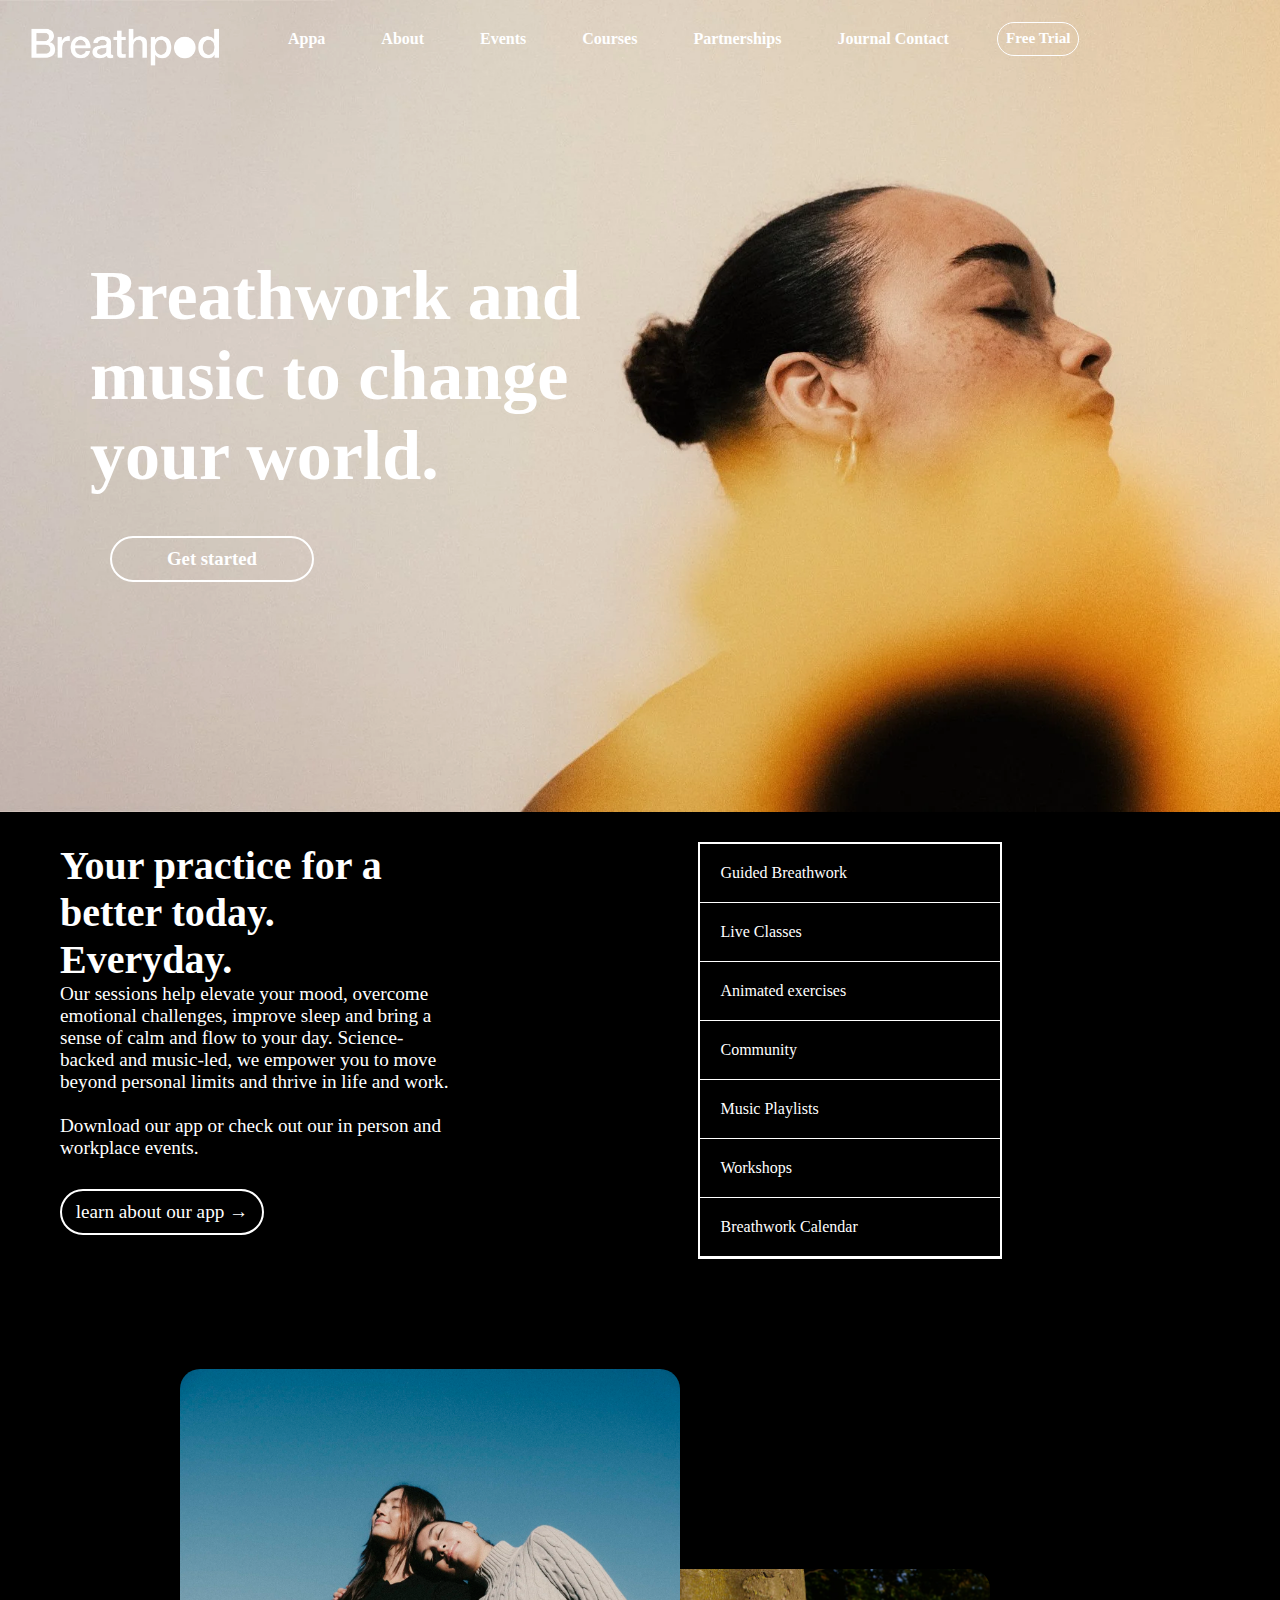
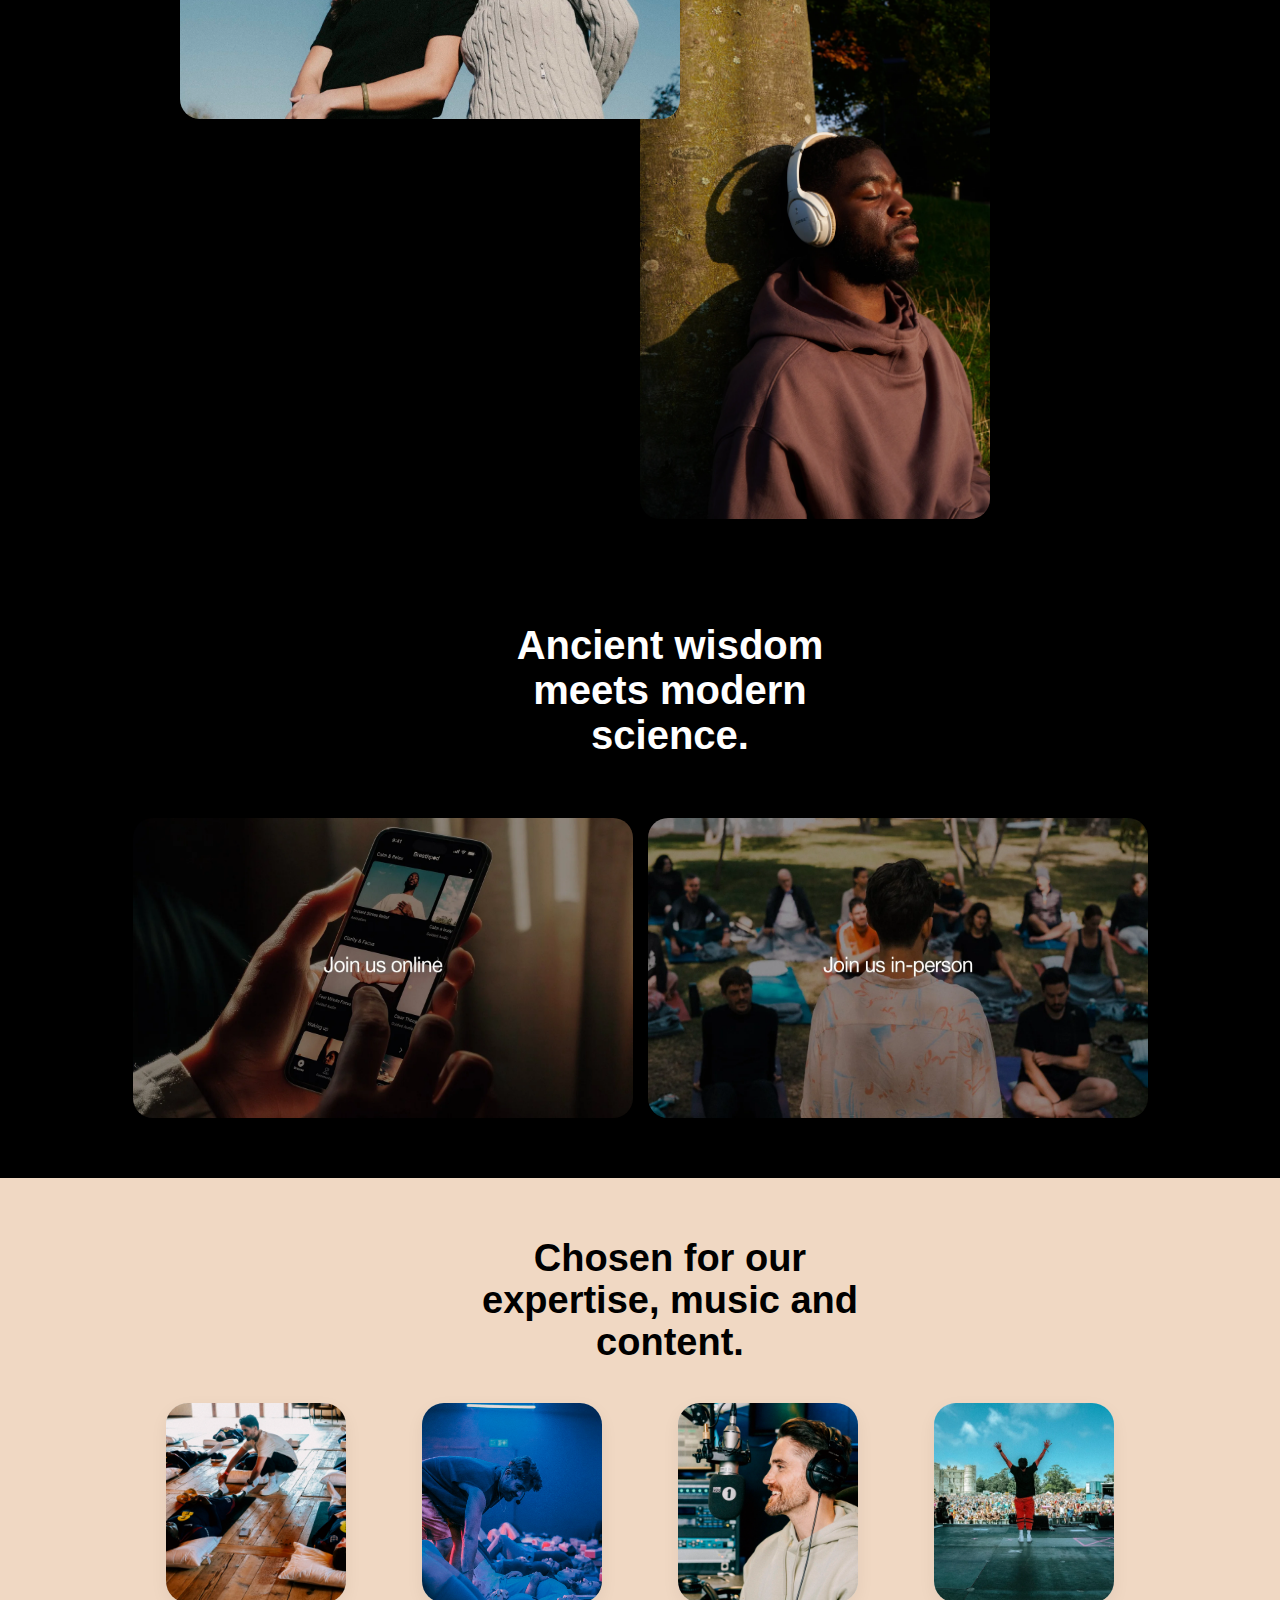
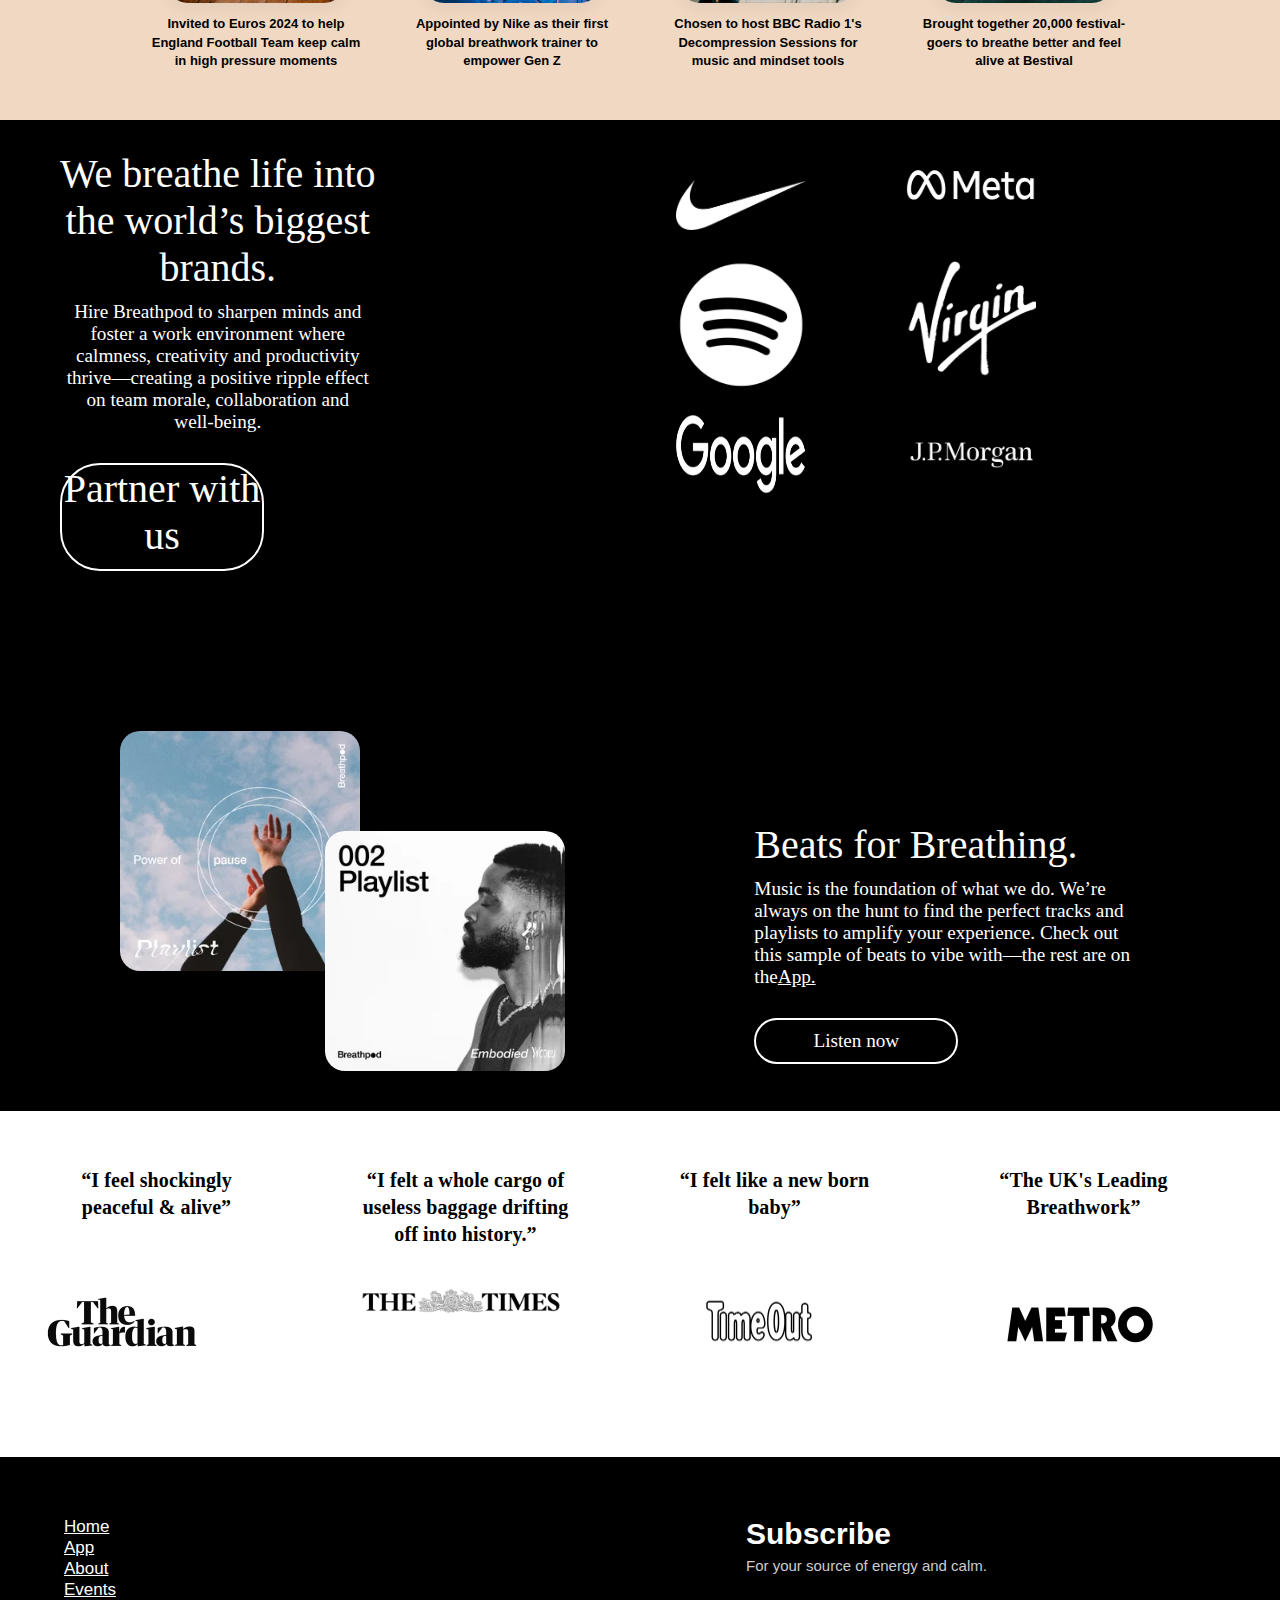
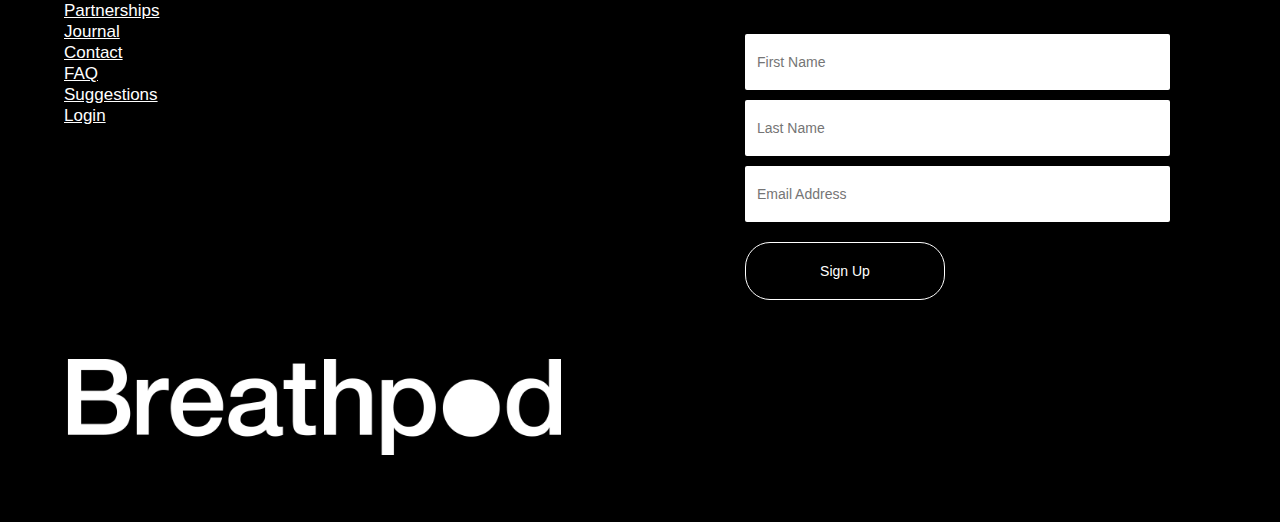
<file: index.html>
<!DOCTYPE html>
<html lang="en">
<head>
    <meta charset="UTF-8">
    <meta name="viewport" content="width=device-width, initial-scale=1.0">
    <title>Breathpod</title>
    <link rel="stylesheet" href="css/breathpod.css">
</head>
<body>
<header>
    <nav>
        
    <div class="logo">
        <img src="images/bre.webp" width="190px" alt="logo">
    </div>
<ul>
            <li><a href="#">Appa</a></li>
            <li><a href="#">About</a></li>
            <li><a href="#">Events</a></li>
            <li><a href="#">Courses</a></li>
            <li><a href="#">Partnerships</a></li>
            
            <li><a href="#">Journal Contact</a></li>
            <li><a class="Free" href="#">Free Trial</a></li>
        </ul>
    </nav>
<h1>Breathwork and <br>music to change <br>your world.</h1>
<div class="container1">
    <h3>Get started</h3>
</div>
    
</header>

<section>
    <div class="container2">
        <div class="box1">
    <h3>Your practice for a<br> better today.
        <br> Everyday.</h3>
        <h5>Our sessions help elevate your mood, overcome<br>
             emotional challenges, improve sleep and bring a <br>
             sense of calm and flow to your day. Science-<br>
             backed and music-led, we empower you to move<br>
              beyond personal limits and thrive in life and work.<br><br>
            Download our app or check out our in person and<br>
             workplace events. </h5>

             <div class="container3">
                <h5>learn about our app →</h5>
             </div>
             </div>
             <div class="box2">
                <ul>
                    <li>Guided Breathwork</li>
                    <li>Live Classes</li>
                    <li>Animated exercises</li>
                    <li>Community</li>
                    <li>Music Playlists</li>
                    <li>Workshops</li>
                    <li>Breathwork Calendar</li>
                    
                </ul>
             </div>
             </div>
             
    <div class="image-container">
      <img src="images/bg.webp" alt="Image 1" class="img img-top" width="700px" height="300px">
      <img src="images/bgg.webp" alt="Image 2" class="img img-bottom" width="350px" height="550px">
    </div> 
  </section>
  <div id="container">
    <h1>Ancient wisdom<br> meets modern <br>science.</h1>
  </div>
  <div class="container4">
    
        <img src="images/join.webp" alt="image" width="500px" height="300px" class="box3">
    
        <img src="images/join2.webp" alt="image" width="500px" height="300px" class="box3">
    


  </div>
  <main>
<section class="continued-work">
    <h1 class="continued-work__heading">
      Chosen for our <br>expertise, music and <br>content.
    </h1>

    <div class="case-row">

      <article class="case">
        <figure class="case__img">
          <img src="images/logs1.webp" alt="Invited to Euros 2024" width="180px" height="200px">
        </figure>
        <figcaption class="case__caption">
          Invited to Euros 2024 to help England Football Team keep calm in high pressure moments
        </figcaption>
      </article>

      <article class="case">
        <figure class="case__img">
          <img src="images/logs2.webp" alt="Appointed by Nike" width="180px" height="200px">
        </figure>
        <figcaption class="case__caption">
          Appointed by Nike as their first global breathwork trainer to empower Gen Z
        </figcaption>
      </article>

      <article class="case">
        <figure class="case__img">
          <img src="images/logs3.webp" alt="Chosen to host BBC Radio 1" width="180px" height="200px">
        </figure>
        <figcaption class="case__caption">
          Chosen to host BBC Radio 1's Decompression Sessions for music and mindset tools
        </figcaption>
      </article>

      <article class="case">
        <figure class="case__img">
          <img src="images/logs4.webp" alt="Brought together 20,000 festival-goers" width="180px" height="200px">
        </figure>
        <figcaption class="case__caption">
          Brought together 20,000 festival-goers to breathe better and feel alive at Bestival
        </figcaption>
      </article>

    </div>
  </section>
    
    </div>
</div>
  </main>
  <section class="brand">
    <div class="cont">
    <h3>We breathe life into <br>
the world’s biggest <br> brands.
 </h3>
 <h5>Hire Breathpod to sharpen minds and<br>
     foster a work environment where <br>
     calmness, creativity and productivity <br>
     thrive—creating a positive ripple effect <br>
     on team morale, collaboration and <br>
     well-being.</h5>
     <div class="cont1">
        <h3>Partner with us</h3>


     </div>
    </div>
    <div class="cont2">
        <div class="cont3">
            
                <img src="images/nike.webp" alt="nike" width="130px" height="50px" class="nike">
                <img src="images/meta.webp" alt="meta" width="130px" height="150px" class="meta"></div>
                <div class="cont4">
                <img src="images/spotify.webp" alt="spotify" width="130px"height="130" class="spotify">
                <img src="images/virgin.webp" alt="virgin" width="130px" height="130" class="virgin">
            
                </div>  
                <div class="cont5">
                <img src="images/google.webp" alt="google" width="130px" height="80px" class="google">
                <img src="images/JP.webp" alt="jp" width="130px" height="130" class="jp">
            
            
                
                </div>
    </div>
 </section>
  <div class="playlist">
    <div class="first-side">
    <div class="rplay">
      <img src="images/playlist.webp" alt="play1" width="240px" height="240px" class="play play-1">
      <img src="images/pod.webp" alt="play2" width="240px" height="240px" class="play play-2">
    </div>
    </div>
    <div class="second-side">
    <div class="lplay">
      <h3>Beats for Breathing.</h3>
      <h5>Music is the foundation of what we do. We’re<br>
         always on the hunt to find the perfect tracks and <br>
         playlists to amplify your experience. Check out<br>
          this sample of beats to vibe with—the rest are on<br>
           the<u>App.</u></h5>
           <div class="cont1">
        <h5>Listen now</h5>
           </div>
           </div>
           </div>

    
  </div>
  <div class="testimonial-section">
  <!-- main wrapper -->
  <div class="testimonials-wrap">
    <div class="testimonials">
      <div class="testimonial">
        <p class="quote">“I feel shockingly peaceful &amp; alive”</p>
        <img class="logo" src="images/the-guardian.webp" alt="The Guardian logo" />
      </div>

      <div class="testimonial">
        <p class="quote">“I felt a whole cargo of useless baggage drifting off into history.”</p>
        <img class="logo1" src="images/the-times.webp" alt="The Times logo" />
      </div>

      <div class="testimonial">
        <p class="quote">“I felt like a new born baby”</p>
        <img class="logo2" src="images/Time-Out-logo-1536x864.webp" alt="TimeOut logo" />
      </div>

      <div class="testimonial">
        <p class="quote">“The UK's Leading Breathwork”</p>
        <img class="logo3" src="images/metro.webp" alt="Metro logo" />
      </div>
    </div>
  </div>
  </div>
  <div class="end">
  <footer class="footer">
    <div class="footer-left">
      <nav class="footer-nav">
        <a href="#">Home</a>
        <a href="#">App</a>
        <a href="#">About</a>
        <a href="#">Events</a>
        <a href="#">Partnerships</a>
        <a href="#">Journal</a>
        <a href="#">Contact</a>
        <a href="#">FAQ</a>
        <a href="#">Suggestions</a>
        <a href="#">Login</a>
      </nav>

      <!-- Breathpod logo -->
      <img src="images/bre.webp" alt="Breathpod logo" class="logoso">
    </div>

    <div class="footer-right">
      <h2>Subscribe</h2>
      <p>For your source of energy and calm.</p>
      <form class="subscribe-form">
        <input type="text" placeholder="First Name" required>
        <input type="text" placeholder="Last Name" required>
        <input type="email" placeholder="Email Address" required>
        <button type="submit">Sign Up</button>
      </form>
    </div>
  </footer>
  </div>
 
</body>
</html>
</file>
<file: css/breathpod.css>
*{
    margin: 0;
    padding: 0;
    
} 
:root{
    --panel-bg:black
}
body{
    background: black
}
header{
     background: url('../images/back.webp') no-repeat center center fixed;
    background-size: cover;
    background-attachment: scroll;
    background-position: center;


    padding: 30px;

}
nav{
    display: inline-block;
    justify-content: flex-start;
    margin-top: -100px;
    
}
nav ul {
    list-style: none;
    display: flex;
    align-items: center;
    gap: 40px;
    padding-left: 60px;
    justify-content: center;
    padding-left: 250px;
    margin-top: -50px;

}
nav ul li {
    display: inline-block;

}

nav ul li a {
    text-decoration: none;
    color: white;
    font-weight: 600;
    padding: 6px 8px;
    justify-content: flex-start;
}

.Free{
    border-radius: 999px;
    text-decoration: none;
    display: inline-block;
    font-weight: 600;
    font-size: 0.95rem;
    transition: all 0.2s ease;
    border-width: 20px;
    height: 20px;
}
.Free {
    border: 1px solid white;
    background: transparent;
    color: white;
    
}
.Free:hover {
    background: white;
    color: black;
    border-color: white;
}
h1{
    color: white;
    padding-left: 60px;
    margin-top: 200px;
    font-size: 70px;
}
.container1{
    color: white;
    margin-top: 40px;
    border: 2px solid white;
    background: transparent;
    width: 200px;
    margin-left: 80px;
    border-radius: 60px;
    margin-bottom: 200px;
  

    justify-content: center;

    
}
.container1 h3{
    justify-content: center;
    padding-top: 10px;
    padding-bottom: 10px;
    padding-left: 10px;
    padding-right: 10px;

    text-align: center;

}
.container1:hover {
     background: white;
    color: black;
    border-color: white;
}
section{
    color: white;
    padding-left: 60px;
    margin-top: 30px;
}
section h3{
    font-size: 40px;

}
section h5{
    font-size: larger;
    font-weight: lighter;

}
.container3{
    margin-top: 30px;
    border: 2px solid white;
    width: 200px;
    margin-bottom: 10px;
    border-radius: 40px;
}
.container3 h5{
    text-align: center;
    padding: 10px;
}
.container3:hover{
 background: white;
    color: black;
    border-color: white;
}
.box2{
    border: 2px solid white;
    width: 300px;
    margin-bottom:10px ;
    border-bottom: 2px solid white;
    justify-content: center;

}
.box2 ul{
    list-style: none;
}
.box2 ul li{
    padding: 20px;
    border-bottom: 1px solid white;
}

.container2{
    display: flex;
    gap: 250px;
}
.box1{
    justify-content: flex-start;
}
.box2{
    justify-content: flex-end;
}
.img{
    width: 600px;
    border-radius: 20px;
    object-fit: cover;
    justify-content: center;
    margin-top: 100px;
}
.img-container{
    display: flex;
    flex-direction: column;
    align-items: center;
    position: relative;
    justify-content: center;
    text-align: center;

}
.img-top{
    z-index: 2;
    margin-bottom: -100px;
    position: absolute;
    width: 500px;
    height: 350px;
    margin-left: 120px;
}
.img-bottom{
    z-index: 1;
    margin-left:580px;
    margin-top: 300px;
    width: 350px;
}
#container{
    color: white;
    justify-content: center;
    text-align: center;
    margin-bottom: 60px;

}
#container {
    margin-top: -100px;

}
#container h1{
    font-size: 40px;
    font-weight: 10px;
    margin-bottom: 20px;
    font-family: "Helvetica Neue", Arial, sans-serif;
}
.box3{
    border-radius: 20px;
}
.container4{
    display: flex;
    justify-content: center;
    text-align: center;
    gap: 15px;
    margin-bottom: 60px;

    
}
main{
  font-family: "Helvetica Neue", Arial, sans-serif;
  background: rgb(240, 216, 195);
  color: black;
  width: auto;
}

/* Continued section below body */
.continued-work {
  text-align: center;
  padding: 50px 16px;
  color: black;
}

.continued-work__heading {
    margin-top: 10px;
  font-size: 38px;
  font-weight: 700;
  margin-bottom: 40px;
  line-height: 1.1;
  color: black;
}

/* Image cards */
.case-row {
  display: flex;
  justify-content: space-between;
  align-items: flex-start;
  flex-wrap: wrap;
  gap: 36px;
  justify-content: center;
}

.case {
  width: 220px;
  display: flex;
  flex-direction: column;
  align-items: center;
}

.case__img {
  width: 180px;
  height: 200px;
  border-radius: 22px;
  overflow: hidden;
  box-shadow: 0 6px 18px rgba(0, 0, 0, 0.06);
  margin-bottom: 12px;
  background: #ddd;
}

.case__img img {
  width: 100%;
  height: 100%;
  object-fit: cover;
}

.case__caption {
  font-size: 13px;
  line-height: 1.4;
  color: var(--muted);
  text-align: center;
  font-weight: 600;
}
.brand{
    color: white;
    padding-left: 60px;
    margin-top: 30px;
    display: inline-block;
}
.brand h3{
    font-size: 40px;
    font-weight: lighter;
    margin-bottom: 10px;

}

.cont1{
    margin-top: 30px;
    border: 2px solid white;
    width: 200px;
    margin-bottom: 10px;
    border-radius: 40px;
}
.cont1 h5{
    text-align: center;
    padding: 10px;
}
.cont1:hover {
     background: white;
    color: black;
    border-color: white;
}
.brand{
    display: flex;
    display direction: column end;
    text-align: center;

    gap: 300px;
}
.cont{
    justify-content: flex-start;
}
.cont2{
    justify-content: flex-end;
}
.cont3{
    display: flex;
    gap: 100px;
    
}
.nike{
    justify-content: flex-start;
    margin-top: 30px;
}
.meta{
    justify-content: flex-end;
    margin-top: -40px;
}
.cont4{
    display: flex;
    gap: 100px;
}
.spotify{
    justify-content: flex-start;
}
.cont5{
    display: flex;
    gap: 100px;
}
.google{
    justify-content: flex-start;
    margin-top: 25px;
}
.jp{
    justify-content: flex-end;
}
.play{
    width: 240px;
    border-radius: 20px;
    object-fit: cover;
}
.rplay{
    display: flex;
    flex-direction: column;
    align-items: center;
    position: relative;
}
.play-1{
    z-index: 1;
    margin-bottom: -100px;
    position: absolute;
}
.play-2{
    z-index: 2;
    margin-left: 400px;
    margin-top: 100px;
    margin-left: 410px;
}
.playlists{
    display: flex;
}
.first-side{
    justify-content: flex-start;
    margin-right: 800px;
    margin-top: 150px;
}
.second-side{
    justify-content: flex-end;
    float: right;
}
.lplay{
    color: white;
    
    
    
}
.lplay h3{
    font-size: 40px;
    padding-bottom: 10px;
    font-weight: lighter;
}
.lplay h5{
    font-size: larger;
    font-weight: lighter;
}
    .second-side{
        margin-top: -250px;
        margin-right: 150px;
    }
    .testimonial-section{
        --max-width: 1200px;
        --logo-max-width: 200px;
        --quote-color: #0a0a0a;
        background: white;
        font-family: Inter, system-ui, -apple-system, 'Segoe UI', Roboto, 'Helvetica Neue', Arial;
        color: #111;
        line-height: 1.35;
        padding: 48px 20px;
        justify-content: center;
        margin-top: 40px;
    }
    /* center container and limit width */
.testimonials-wrap{
  width: 100%;
  max-width: var(--max-width);
}

/* grid: 4 columns on wide screens, collapses on small screens */
.testimonials{
  display: grid;
  grid-template-columns: repeat(4, 1fr);
  gap: 36px;
  align-items: start;
  justify-items: center;
}

/* each testimonial column */
.testimonial{
  text-align: center;
  padding: 8px;
  min-height: 150px;
  display: flex;
  flex-direction: column;
  justify-content: flex-start;
  gap: 18px;
}

/* quote styling (matches the screenshot: small caps feel) */
.quote{
  font-size: 14px;
  font-weight: 600;
  font-family: Georgia,  serif;
  color: black;
  font-size: 20px;
  font-weight: 600;
  letter-spacing: 0.1px;
  max-width: 220px; 
  margin: 0 auto;
}



.end {
  font-family: "Inter", Arial, sans-serif;
  background-color: #000;
  color: #fff;
}

/* Footer container */
.footer {
  display: flex;
  justify-content: space-between;
  align-items: flex-start;
  padding: 60px 5%;
  flex-wrap: wrap;
}

/* Left section */
.footer-left {
  display: flex;
  flex-direction: column;
  justify-content: space-between;
  gap: 20px;
  margin-top: 100px;
}

/* Navigation links */
.footer-nav {
  display: flex;
  flex-direction: column;
  gap: 1px;
  
}

.footer-nav a {
  text-decoration: none;
  color: #fff;
  font-size: 17px;
    font-weight: 100;

  transition: opacity 0.2s ease;
  text-decoration: underline;
}

.footer-nav a:hover {
  opacity: 0.7;
}

/* Breathpod logo */
.logoso {
  width: 500px;
  margin-top: 200px;
}

/* Right section */
.footer-right {
  max-width: 320px;
  width: 100%;margin-left: -100px;
  margin-right: 150px;
}



.footer-right h2 {
  font-size: 30px;
  margin-bottom: 6px;
  
}

.footer-right p {
  font-size: 15px;
  font-family: "Helvetica Neue", Arial, sans-serif;
  color: #ccc;
  margin-bottom: 20px;
    font-weight: 100;
}

/* Form styling */
.subscribe-form {
  display: flex;
  flex-direction: column;
  gap: 10px;
  padding: 40px 0;
  margin-right: -80px;
  margin-left: -1px;
}

.subscribe-form input {
  width: 100%;
  padding: 20px 12px;
  border: none;
  outline: none;
  font-size: 14px;
  border-radius: 2px;
}


.subscribe-form button {
  margin-top: 10px;
  background: none;
  border: 1px solid #fff;
  color: #fff;
  font-size: 14px;
  padding: 20px 0px;
  width: 200px;
  border-radius: 25px;
  cursor: pointer;
  transition: background 0.3s ease;
}

.subscribe-form button:hover {
  background: #fff;
  color: #000;
}

.quote{
  font-size: 14px;
  font-weight: 600;
  font-family: Georgia,  serif;
  color: black;
  font-size: 20px;
  font-weight: 600;
  letter-spacing: 0.1px;
  max-width: 220px; 
  margin: 0 auto;
}

/* logo images */
.logo{
  display: block;
  max-width: var(--logo-max-width);
  width: 150px;
  height: auto;
  object-fit: contain;
  margin-top: 8px;
  filter: none; /* keep logos as-is; use grayscale if needed */
}
.logo1{
    display: block;
    width: 200px;
    display: block;
    height: auto;
    object-fit: contain;
    filter: none;
    margin-top: -65px;
    margin-left: 5px;

}
.logo2{
    display: block;
    width: 150px;
    display: block;
    height: auto;
    object-fit: contain;
    filter: none;
    margin-top: 40px;
    margin-left: 20px;
}
.logo3{
    display: block;
    width: 150px;
    display: block;
    height: auto;
    object-fit: contain;
    filter: none;
    margin-top: 10px;
    margin-left: 30px;
}
@media only screen and (max-width: 800px) {
  
  /* Hero / Header section */
  header {
    background: #7B0323 !important; /* Wine color */
    background-image: none !important;
    padding: 20px;
  }

  /* Navigation */
  nav {
    display: flex;
    flex-direction: column;
    align-items: center;
    margin-top: 0;
  }

  nav ul {
    flex-direction: column;
    gap: 15px;
    padding-left: 0;
    margin-top: 20px;
  }

  nav ul li {
    text-align: center;
  }

  h1 {
    font-size: 36px;
    padding-left: 0;
    text-align: center;
    margin-top: 80px;
  }

  .container1 {
    width: 80%;
    margin: 20px auto;
    text-align: center;
  }

  section, .brand {
    padding: 0 20px;
    text-align: center;
  }

  section h3,
  .brand h3 {
    font-size: 28px;
  }

  /* Flex containers → column direction */
  .container2,
  .container4,
  
  .playlists,
  .footer {
    flex-direction: column;
    align-items: center;
    gap: 20px;
  }
    .cont3,
  .cont4,
  .cont5,{

    flex-direction: start;
   align-items: center;
   display: flex;
   height: 100px;
  }
  

  /* Image containers */
  .img,
  .img-top,
  .img-bottom,
  .play-1,
  .play-2 {
    width: 100% !important;
    height: auto !important;
    position: static !important;
    margin: 0 auto !important;
  }

  .img-container {
    flex-direction: column;
    text-align: center;
    align-items: center;
  }

  .first-side,
  .second-side {
    margin: 0;
    float: none;
    width: 100%;
    text-align: center;
  }

  .container3,
  .cont1 {
    width: 80%;
    margin: 10px auto;
  }

  .case-row {
    flex-direction: column;
    align-items: center;
  }

  .case {
    width: 90%;
  }

  #container {
    margin-top: 20px;
    padding: 0 10px;
    text-align: center;
  }

  #container h1 {
    font-size: 28px;
    margin-bottom: 20px;
  }

  .lplay {
    padding: 0 15px;
  }

  .lplay h3 {
    font-size: 28px;
  }

  .lplay h5 {
    font-size: 16px;
  }

  /* Testimonial grid → 1 column */
  .testimonials {
    grid-template-columns: 1fr;
    gap: 24px;
  }

  .testimonial-section {
    padding: 30px 10px;
  }

  .footer-left,
  .footer-right {
    width: 100%;
    text-align: center;
    margin: 20px 0;
  }

  .subscribe-form {
    width: 90%;
    margin: 0 auto;
    padding: 0;
  }

  .subscribe-form input {
    width: 100%;
  }

  .subscribe-form button {
    width: 100%;
  }

  .logoso {
    width: 80%;
    margin: 40px auto;
  }

  /* Logos */
  .logo,
  .logo1,
  .logo2,
  .logo3 {
    width: 100px !important;
    margin: 10px auto;
  }

@media (max-width: 800px) {
  .brand {
    display: flex;
    flex-direction: column; 
    
  }

  .cont {
    flex: 1;
    margin-bottom: 0px;
  }

  .cont h3 {
    font-size: 20px;
    line-height: 1.4;
  }

  .cont h5 {
    font-size: 14px;
    line-height: 1.5;
  }

  .cont1 h3 {
    margin-top: 10px;
    font-weight: bold;
    color: #ee3f05;
  }

  .cont2 {
    display: flex;
    flex-direction: column;
   
  }

  /* Rows of logos displayed horizontally in mobile view */
  .cont3,
  .cont4,
  .cont5 {
    display: flex;
    flex-direction: row;
    justify-content: space-between;
    gap: 3px;
    
    align-items: center;
  }

  .cont3 img,
  .cont4 img,
  .cont5 img {
    width: 50%;
    height: auto;
    
    
  }

  /* Optional: Center the text content */
  .cont,
  .cont1 {
    text-align: center;
  
  }
</file>
